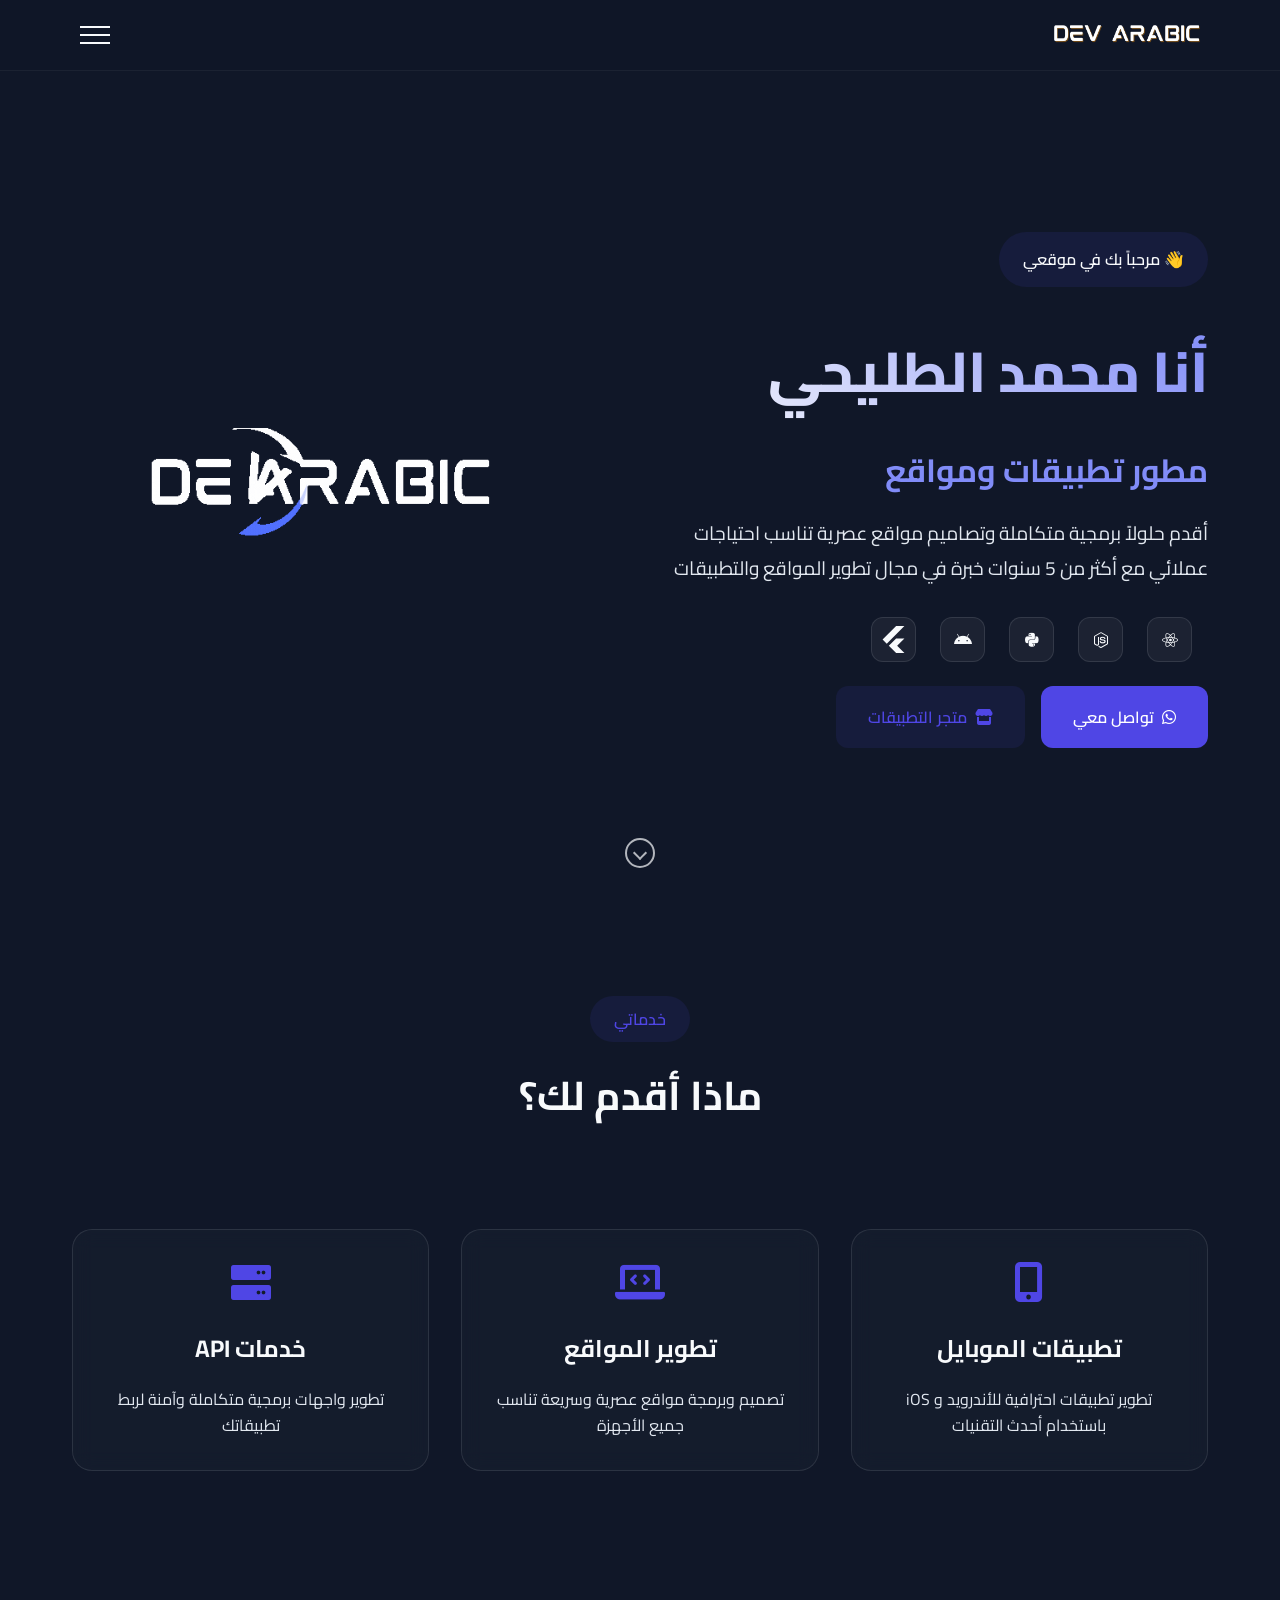
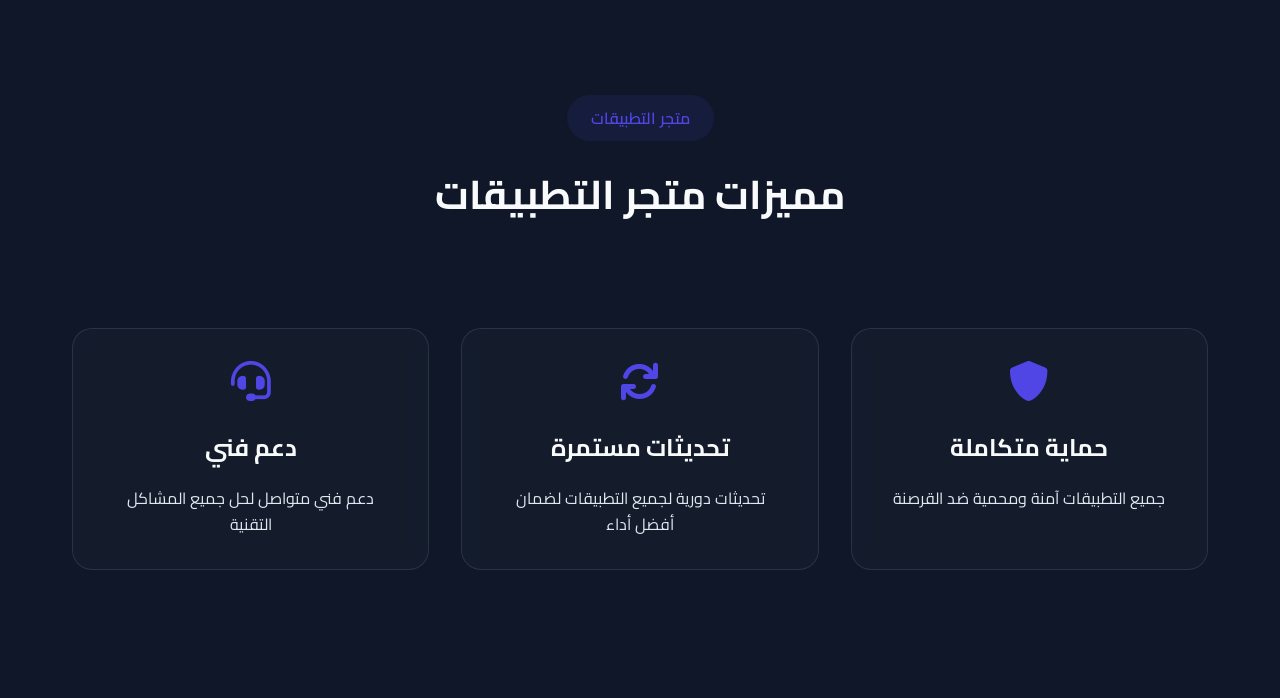
<file: yznالموقع الشخصي/index.html>
<!DOCTYPE html>
<html lang="ar" dir="rtl">
<head>
    <meta charset="UTF-8">
    <meta name="viewport" content="width=device-width, initial-scale=1.0">
    <title>محمد الطليحي - مطور تطبيقات محترف</title>
    <link rel="stylesheet" href="style.css">
    <link rel="stylesheet" href="https://cdnjs.cloudflare.com/ajax/libs/font-awesome/6.0.0/css/all.min.css">
    <link href="https://fonts.googleapis.com/css2?family=Cairo:wght@400;600;700&display=swap" rel="stylesheet">
    <link href="https://fonts.googleapis.com/css2?family=Fira+Code:wght@400;500&display=swap" rel="stylesheet">
</head>
<body>
    <div class="menu-overlay"></div>
    
    <!-- القسم العلوي -->
    <header class="top-header">
        <nav class="mobile-nav">
            <div class="nav-content container">
                <div class="logo">
                    <img src="assets/logo.png" alt="الشعار">
                </div>
                
                <button class="menu-toggle" aria-label="القائمة">
                    <div class="hamburger">
                        <span></span>
                        <span></span>
                        <span></span>
                    </div>
                </button>

                <div class="mobile-menu">
                    <div class="menu-header">
                        <span>القائمة</span>
                        <button class="close-menu" aria-label="إغلاق">×</button>
                    </div>
                    <ul class="menu-items">
                        <li><a href="#home" class="menu-link active">الرئيسية</a></li>
                        <li><a href="#hero-image" class="menu-link">من أنا</a></li>
                        <li><a href="#services" class="menu-link">خدماتي</a></li>
                        <li><a href="apps.html" class="menu-link">متجر التطبيقات</a></li>
                        <li>
                            <a href="https://wa.me/201553634656" class="menu-link contact-link" target="_blank">
                                <i class="fab fa-whatsapp"></i>
                                تواصل معي
                            </a>
                        </li>
                    </ul>
                </div>
            </div>
        </nav>
    </header>

    <!-- القسم الرئيسي -->
    <main>
        <section id="home" class="hero-section">
            <div class="container">
                <div class="hero-content">
                    <div class="hero-text">
                        <div class="greeting">👋 مرحباً بك في موقعي</div>
                        <h1 class="main-title">أنا <span class="highlight">محمد الطليحي</span></h1>
                        <h2 class="sub-title">مطور تطبيقات ومواقع</h2>
                        <p class="hero-description">
                            أقدم حلولاً برمجية متكاملة وتصاميم مواقع عصرية تناسب احتياجات عملائي
                            مع أكثر من 5 سنوات خبرة في مجال تطوير المواقع والتطبيقات
                        </p>
                        <div class="tech-stack">
                            <span class="tech-item"><i class="fab fa-react"></i></span>
                            <span class="tech-item"><i class="fab fa-node-js"></i></span>
                            <span class="tech-item"><i class="fab fa-python"></i></span>
                            <span class="tech-item"><i class="fab fa-android"></i></span>
                            <span class="tech-item flutter-icon">
                                <svg viewBox="0 0 24 24" fill="currentColor">
                                    <path d="M14.314 0L2.3 12 6 15.7 21.684.013h-7.357zm.014 11.072L7.857 17.53l6.47 6.47H21.7l-6.46-6.468 6.46-6.46h-7.37z"/>
                                </svg>
                            </span>
                        </div>
                        <div class="action-buttons">
                            <a href="https://wa.me/201553634656" class="action-button contact-button" target="_blank">
                                <i class="fab fa-whatsapp"></i>
                                تواصل معي
                            </a>
                            <a href="apps.html" class="action-button portfolio-button">
                                <i class="fas fa-store"></i>
                                متجر التطبيقات
                            </a>
                        </div>
                    </div>
                    <div class="profile-section">
                        <div class="logo-container">
                            <img src="assets/animated-logo.gif" alt="شعار متحرك" class="animated-logo">
                        </div>
                    </div>
                </div>
            </div>
            <div class="arrow-scroll-indicator">
                <div class="scroll-down"></div>
            </div>
        </section>

        <section id="services" class="services-section">
            <div class="container">
                <div class="section-header">
                    <span class="section-badge">خدماتي</span>
                    <h2>ماذا أقدم لك؟</h2>
                </div>
                <div class="services-grid">
                    <div class="feature-card">
                        <i class="fas fa-mobile-alt"></i>
                        <h3>تطبيقات الموبايل</h3>
                        <p>تطوير تطبيقات احترافية للأندرويد و iOS باستخدام أحدث التقنيات</p>
                    </div>
                    <div class="feature-card">
                        <i class="fas fa-laptop-code"></i>
                        <h3>تطوير المواقع</h3>
                        <p>تصميم وبرمجة مواقع عصرية وسريعة تناسب جميع الأجهزة</p>
                    </div>
                    <div class="feature-card">
                        <i class="fas fa-server"></i>
                        <h3>خدمات API</h3>
                        <p>تطوير واجهات برمجية متكاملة وآمنة لربط تطبيقاتك</p>
                    </div>
                </div>
            </div>
        </section>

        <section class="store-features">
            <div class="container">
                <div class="section-header">
                    <span class="section-badge">متجر التطبيقات</span>
                    <h2>مميزات متجر التطبيقات</h2>
                </div>
                <div class="features-grid">
                    <div class="feature-card">
                        <i class="fas fa-shield-alt"></i>
                        <h3>حماية متكاملة</h3>
                        <p>جميع التطبيقات آمنة ومحمية ضد القرصنة</p>
                    </div>
                    <div class="feature-card">
                        <i class="fas fa-sync"></i>
                        <h3>تحديثات مستمرة</h3>
                        <p>تحديثات دورية لجميع التطبيقات لضمان أفضل أداء</p>
                    </div>
                    <div class="feature-card">
                        <i class="fas fa-headset"></i>
                        <h3>دعم فني</h3>
                        <p>دعم فني متواصل لحل جميع المشاكل التقنية</p>
                    </div>
                </div>
            </div>
        </section>
    </main>

    <script>
        // Menu Toggle
        const menuToggle = document.querySelector('.menu-toggle');
        const mobileMenu = document.querySelector('.mobile-menu');
        const closeMenu = document.querySelector('.close-menu');
        const menuOverlay = document.querySelector('.menu-overlay');
        const menuLinks = document.querySelectorAll('.menu-link');

        menuToggle.addEventListener('click', () => {
            mobileMenu.classList.add('active');
            menuOverlay.classList.add('active');
            document.body.style.overflow = 'hidden';
        });

        function closeMenuHandler() {
            mobileMenu.classList.remove('active');
            menuOverlay.classList.remove('active');
            document.body.style.overflow = '';
        }

        closeMenu.addEventListener('click', closeMenuHandler);
        menuOverlay.addEventListener('click', closeMenuHandler);

        menuLinks.forEach(link => {
            link.addEventListener('click', () => {
                if (mobileMenu.classList.contains('active')) {
                    closeMenuHandler();
                }
            });
        });
    </script>
</body>
</html>
</file>
<file: yznالموقع الشخصي/style.css>
:root {
    --background-color: #101728;
    --text-primary: #F8FAFC;
    --text-secondary: #E2E8F0;
    --primary-color: #4F46E5;
    --secondary-color: #818CF8;
}

/* Reset styles */
* {
    margin: 0;
    padding: 0;
    box-sizing: border-box;
}

/* Base styles */
body {
    font-family: 'Cairo', sans-serif;
    background: var(--background-color);
    color: var(--text-primary);
    min-height: 100vh;
    overflow-x: hidden;
}

/* Header styles */
.top-header {
    position: fixed;
    top: 0;
    left: 0;
    right: 0;
    z-index: 1000;
    background: rgba(16, 23, 40, 0.95);
    backdrop-filter: blur(10px);
    border-bottom: 1px solid rgba(255, 255, 255, 0.05);
}

.nav-content {
    display: flex;
    justify-content: space-between;
    align-items: center;
    padding: 0.8rem 0;
    height: 70px;
}

.logo {
    display: flex;
    align-items: center;
    height: 100%;
    padding: 0.5rem 0;
}

.logo img {
    height: 45px;
    width: auto;
    object-fit: contain;
    transition: transform 0.3s ease;
}

.logo:hover img {
    transform: scale(1.05);
}

.code-logo {
    display: flex;
    align-items: center;
    gap: 0.5rem;
}

.variable {
    color: var(--primary-color);
}

.operator {
    color: var(--text-primary);
}

/* Menu styles */
.menu-toggle {
    background: none;
    border: none;
    cursor: pointer;
    padding: 0.5rem;
}

.hamburger {
    display: flex;
    flex-direction: column;
    gap: 6px;
}

.hamburger span {
    display: block;
    width: 30px;
    height: 2px;
    background: var(--text-primary);
    transition: all 0.3s ease;
}

.mobile-menu {
    position: fixed;
    top: 0;
    right: -100%;
    width: 80%;
    max-width: 400px;
    height: 100vh;
    background: rgba(16, 23, 40, 0.98);
    backdrop-filter: blur(10px);
    transition: right 0.3s ease;
    z-index: 1000;
    padding: 2rem;
}

.mobile-menu.active {
    right: 0;
}

.menu-header {
    display: flex;
    justify-content: space-between;
    align-items: center;
    margin-bottom: 2rem;
    color: var(--text-primary);
    font-size: 1.2rem;
}

.close-menu {
    background: none;
    border: none;
    color: var(--text-primary);
    font-size: 2rem;
    cursor: pointer;
}

.menu-items {
    list-style: none;
    display: flex;
    flex-direction: column;
    gap: 1rem;
}

.menu-link {
    display: flex;
    align-items: center;
    gap: 0.5rem;
    color: var(--text-primary);
    text-decoration: none;
    font-size: 1.1rem;
    padding: 0.8rem;
    border-radius: 8px;
    transition: all 0.3s ease;
}

.menu-link:hover,
.menu-link.active {
    background: rgba(79, 70, 229, 0.1);
    color: var(--primary-color);
}

.contact-link {
    background: var(--primary-color);
    color: white !important;
}

.contact-link:hover {
    transform: translateY(-2px);
    box-shadow: 0 4px 15px rgba(79, 70, 229, 0.3);
}

.menu-overlay {
    position: fixed;
    top: 0;
    left: 0;
    right: 0;
    bottom: 0;
    background: rgba(0, 0, 0, 0.5);
    backdrop-filter: blur(4px);
    opacity: 0;
    visibility: hidden;
    transition: all 0.3s ease;
    z-index: 999;
}

.menu-overlay.active {
    opacity: 1;
    visibility: visible;
}

/* Main content */
main {
    background: var(--background-color);
    min-height: 100vh;
}

/* Hero section */
.hero-section {
    min-height: 100vh;
    display: flex;
    align-items: center;
    padding-top: 80px;
    margin-top: 0;
    background: linear-gradient(180deg, 
        rgba(16, 23, 40, 1) 0%,
        rgba(16, 23, 40, 0.95) 100%
    );
}

.hero-content {
    display: flex;
    align-items: center;
    gap: 4rem;
    padding: 2rem 0;
}

.hero-text {
    flex: 1;
}

.greeting {
    display: inline-block;
    padding: 0.8rem 1.5rem;
    background: rgba(79, 70, 229, 0.1);
    border-radius: 50px;
    color: var(--text-primary);
    font-weight: 600;
    margin-bottom: 2rem;
}

.main-title {
    font-size: 3.5rem;
    font-weight: 800;
    margin-bottom: 1rem;
    background: linear-gradient(45deg, var(--text-primary), var(--secondary-color));
    -webkit-background-clip: text;
    -webkit-text-fill-color: transparent;
}

.highlight {
    color: var(--primary-color);
}

.sub-title {
    font-size: 2rem;
    color: var(--secondary-color);
    margin-bottom: 1rem;
}

.hero-description {
    font-size: 1.2rem;
    line-height: 1.8;
    color: var(--text-secondary);
    margin-bottom: 2rem;
}

/* Tech stack */
.tech-stack {
    display: flex;
    gap: 1.5rem;
    align-items: center;
    justify-content: flex-start;
    margin: 1.5rem 0;
    padding: 0 1rem;
}

.tech-item {
    width: 45px;
    height: 45px;
    display: flex;
    align-items: center;
    justify-content: center;
    background: rgba(255, 255, 255, 0.05);
    border-radius: 12px;
    padding: 8px;
    transition: all 0.3s ease;
    border: 1px solid rgba(255, 255, 255, 0.1);
}

.tech-item:hover {
    transform: translateY(-3px);
    background: rgba(255, 255, 255, 0.1);
    border-color: rgba(255, 255, 255, 0.2);
    box-shadow: 0 5px 15px rgba(0, 0, 0, 0.2);
}

.tech-item img {
    width: 100%;
    height: 100%;
    object-fit: contain;
}

@media (max-width: 768px) {
    .tech-stack {
        gap: 1.2rem;
        margin: 1.2rem 0;
        justify-content: center;
    }
    
    .tech-item {
        width: 40px;
        height: 40px;
        padding: 7px;
    }
}

@media (max-width: 480px) {
    .tech-stack {
        gap: 1rem;
        margin: 1rem 0;
    }
    
    .tech-item {
        width: 35px;
        height: 35px;
        padding: 6px;
    }
}

/* Action buttons */
.action-buttons {
    display: flex;
    gap: 1rem;
}

.action-button {
    display: inline-flex;
    align-items: center;
    gap: 0.5rem;
    padding: 1rem 2rem;
    border-radius: 12px;
    font-weight: 600;
    text-decoration: none;
    transition: all 0.3s ease;
}

.contact-button {
    background: var(--primary-color);
    color: white;
}

.portfolio-button {
    background: rgba(79, 70, 229, 0.1);
    color: var(--primary-color);
}

.action-button:hover {
    transform: translateY(-2px);
    box-shadow: 0 8px 20px rgba(79, 70, 229, 0.3);
}

/* Profile section */
.profile-section {
    flex: 1;
    display: flex;
    justify-content: center;
    align-items: center;
}

.logo-container {
    width: 450px;
    height: 450px;
    position: relative;
    display: flex;
    align-items: center;
    justify-content: center;
    overflow: hidden;
}

.animated-logo {
    width: 100%;
    height: 100%;
    object-fit: contain;
    transition: transform 0.3s ease;
}

.logo-container:hover .animated-logo {
    transform: scale(1.05);
}

@media (max-width: 992px) {
    .logo-container {
        width: 350px;
        height: 350px;
    }
}

@media (max-width: 768px) {
    .logo-container {
        width: 280px;
        height: 280px;
        margin: 2rem auto;
    }
}

@media (max-width: 480px) {
    .logo-container {
        width: 250px;
        height: 250px;
        margin: 1.5rem auto;
    }
}

@media (max-width: 360px) {
    .logo-container {
        width: 220px;
        height: 220px;
        margin: 1rem auto;
    }
}

/* تنسيقات Lottie animation */
#lottie-animation {
    width: 100%;
    height: 100%;
}

/* Services section */
.services-section {
    background: linear-gradient(180deg, 
        rgba(16, 23, 40, 0.95) 0%,
        rgba(16, 23, 40, 1) 50%,
        rgba(16, 23, 40, 0.95) 100%
    );
    padding: 6rem 0;
}

.section-header {
    text-align: center;
    margin-bottom: 4rem;
}

.section-badge {
    display: inline-block;
    padding: 0.5rem 1.5rem;
    background: rgba(79, 70, 229, 0.1);
    border-radius: 50px;
    color: var(--primary-color);
    font-weight: 600;
    margin-bottom: 1rem;
}

.section-header h2 {
    font-size: 2.5rem;
    color: var(--text-primary);
}

.services-grid,
.features-grid {
    display: grid;
    grid-template-columns: repeat(auto-fit, minmax(300px, 1fr));
    gap: 2rem;
    padding: 2rem 0;
}

.feature-card {
    background: rgba(30, 41, 59, 0.3);
    backdrop-filter: blur(10px);
    border: 1px solid rgba(255, 255, 255, 0.1);
    padding: 2rem;
    border-radius: 20px;
    text-align: center;
    transition: all 0.3s ease;
}

.feature-card:hover {
    transform: translateY(-5px);
    border-color: var(--primary-color);
    box-shadow: 0 8px 30px rgba(79, 70, 229, 0.2);
}

.feature-card i {
    font-size: 2.5rem;
    color: var(--primary-color);
    margin-bottom: 1.5rem;
}

.feature-card h3 {
    font-size: 1.5rem;
    color: var(--text-primary);
    margin-bottom: 1rem;
}

.feature-card p {
    color: var(--text-secondary);
    line-height: 1.6;
}

/* Store features section */
.store-features {
    background: var(--background-color);
    padding: 6rem 0;
}

/* Scroll indicator */
.arrow-scroll-indicator {
    position: absolute;
    bottom: 2rem;
    left: 50%;
    transform: translateX(-50%);
    display: flex;
    flex-direction: column;
    align-items: center;
    gap: 0.5rem;
    opacity: 0.7;
    transition: opacity 0.3s ease;
    cursor: pointer;
}

.arrow-scroll-indicator:hover {
    opacity: 1;
}

.scroll-down {
    width: 30px;
    height: 30px;
    border: 2px solid var(--text-primary);
    border-radius: 50%;
    position: relative;
    animation: bounce 2s infinite;
}

.scroll-down::before {
    content: '';
    position: absolute;
    top: 50%;
    left: 50%;
    width: 8px;
    height: 8px;
    border-left: 2px solid var(--text-primary);
    border-bottom: 2px solid var(--text-primary);
    transform: translate(-50%, -50%) rotate(-45deg);
}

@keyframes bounce {
    0%, 20%, 50%, 80%, 100% {
        transform: translateY(0);
    }
    40% {
        transform: translateY(-10px);
    }
    60% {
        transform: translateY(-5px);
    }
}

/* Container */
.container {
    max-width: 1200px;
    margin: 0 auto;
    padding: 0 2rem;
}

/* Responsive styles */
@media (max-width: 992px) {
    .hero-content {
        flex-direction: column;
        text-align: center;
        padding: 2rem 1rem;
    }

    .tech-stack,
    .action-buttons {
        justify-content: center;
    }

    .container {
        padding: 0 1.5rem;
    }
}

@media (max-width: 768px) {
    .main-title {
        font-size: 2.2rem;
    }

    .sub-title {
        font-size: 1.4rem;
    }

    .hero-description {
        font-size: 1rem;
        line-height: 1.6;
    }

    .services-grid,
    .features-grid {
        grid-template-columns: 1fr;
        gap: 1.5rem;
        padding: 1rem;
    }

    .action-buttons {
        flex-direction: column;
        gap: 1rem;
    }

    .tech-stack {
        flex-wrap: wrap;
        justify-content: center;
        gap: 1rem;
    }

    .tech-item {
        width: 45px;
        height: 45px;
        font-size: 1.5rem;
    }

    .section-header {
        margin-bottom: 2rem;
    }

    .section-header h2 {
        font-size: 2rem;
    }

    .feature-card {
        padding: 1.5rem;
    }

    .feature-card i {
        font-size: 2rem;
    }

    .feature-card h3 {
        font-size: 1.3rem;
    }

    .greeting {
        padding: 0.6rem 1.2rem;
        font-size: 0.9rem;
    }
}

@media (max-width: 480px) {
    .main-title {
        font-size: 1.8rem;
    }

    .sub-title {
        font-size: 1.2rem;
    }

    .hero-description {
        font-size: 0.95rem;
    }

    .container {
        padding: 0 1rem;
    }

    .section-header h2 {
        font-size: 1.8rem;
    }

    .feature-card {
        padding: 1.2rem;
    }

    .tech-item {
        width: 40px;
        height: 40px;
        font-size: 1.3rem;
    }

    /* تحسين القائمة للشاشات الصغيرة */
    .mobile-menu {
        width: 100%;
        padding: 1.5rem;
    }

    .menu-items {
        gap: 0.8rem;
    }

    .menu-link {
        font-size: 1rem;
        padding: 0.7rem;
    }

    /* تحسين بطاقات التطبيقات */
    .app-card {
        flex-direction: column;
        padding: 1rem;
    }

    .app-card .phone-frame {
        width: 100%;
        max-width: 280px;
        margin: 0 auto;
    }

    .app-info {
        padding: 1rem 0;
    }

    .app-info h3 {
        font-size: 1.4rem;
    }

    .app-features {
        gap: 0.8rem;
    }

    .feature {
        font-size: 0.9rem;
    }
}

@media (max-width: 360px) {
    .main-title {
        font-size: 1.6rem;
    }

    .sub-title {
        font-size: 1.1rem;
    }

    .hero-description {
        font-size: 0.9rem;
    }

    .tech-item {
        width: 35px;
        height: 35px;
        font-size: 1.2rem;
    }

    .action-button {
        padding: 0.7rem 1.2rem;
        font-size: 0.9rem;
    }

    .section-header h2 {
        font-size: 1.6rem;
    }

    .feature-card {
        padding: 1rem;
    }

    .feature-card h3 {
        font-size: 1.2rem;
    }

    .feature-card p {
        font-size: 0.9rem;
    }
}

@media (max-width: 768px) {
    * {
        -webkit-tap-highlight-color: transparent;
    }

    .action-button:active,
    .menu-link:active,
    .tech-item:active {
        transform: scale(0.98);
    }

    .feature-card:hover {
        transform: none;
    }

    .feature-card:active {
        transform: scale(0.98);
    }
}

/* تحسينات إضافية للهواتف الصغيرة جداً */
@media (max-width: 768px) {
    .logo img {
        height: 35px;
    }
}

@media (max-width: 480px) {
    .logo img {
        height: 30px;
    }
}

@media (max-width: 768px) {
    .nav-content {
        height: 60px;
    }
    
    .logo img {
        height: 35px;
    }
}

@media (max-width: 480px) {
    .nav-content {
        height: 55px;
        padding: 0.5rem 0;
    }
    
    .logo img {
        height: 30px;
    }
}
</file>
